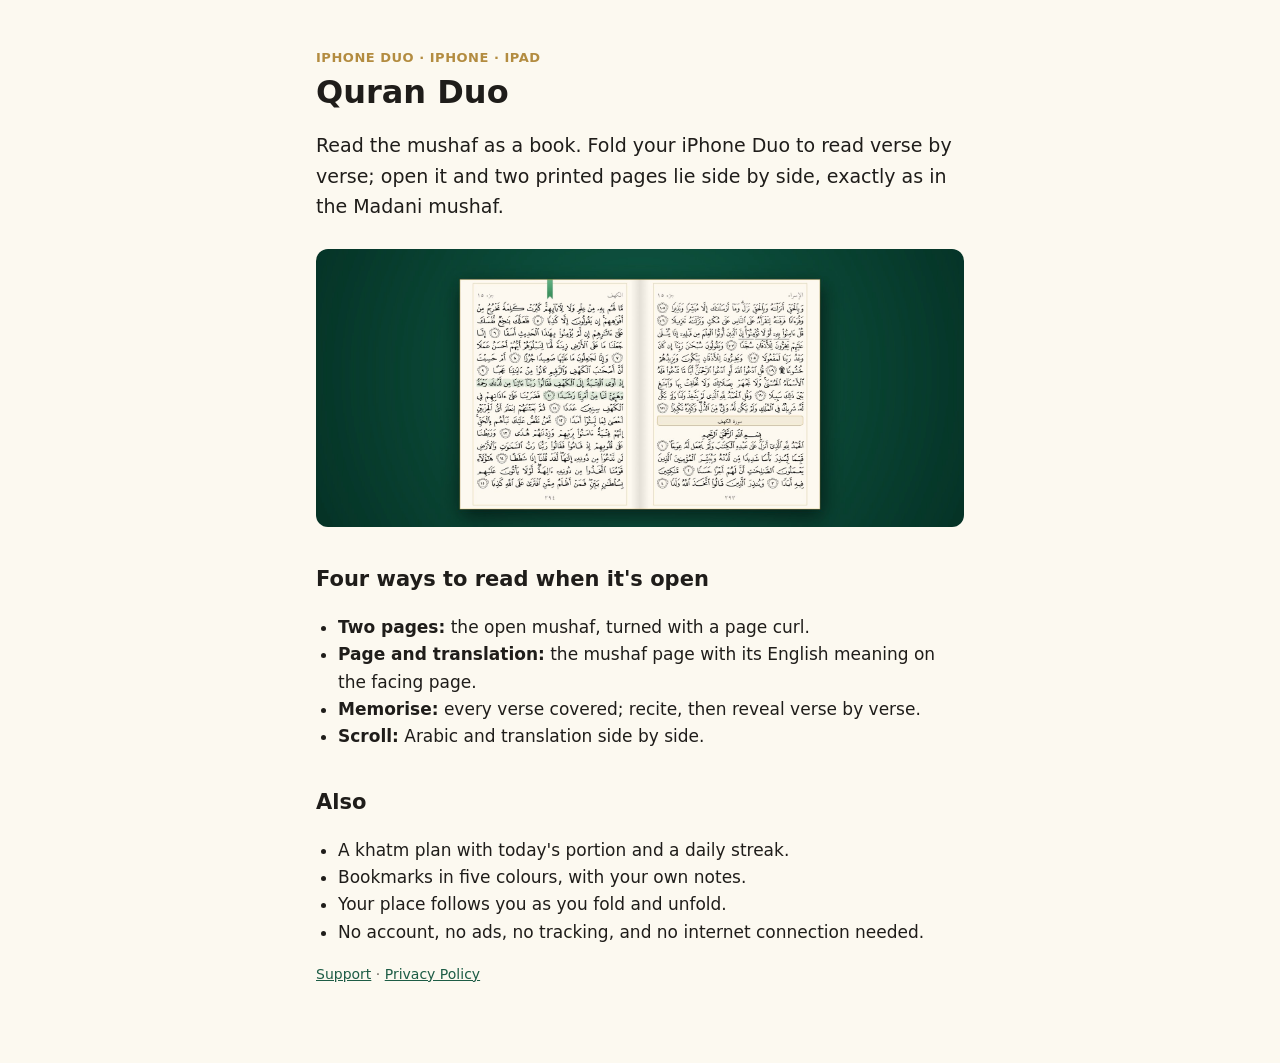
<file: index.html>
<!doctype html>
<html lang="en">
<head>
<meta charset="utf-8">
<meta name="viewport" content="width=device-width, initial-scale=1">
<title>Quran Duo</title>
<meta name="description" content="A calm Quran reader for iPhone Duo: the Madani mushaf as an open book, translation beside every page, verse-by-verse memorising and a daily khatm plan.">
<link rel="stylesheet" href="style.css">
</head>
<body>
<main>
  <p class="app">iPhone Duo · iPhone · iPad</p>
  <h1>Quran Duo</h1>
  <p class="lead">Read the mushaf as a book. Fold your iPhone Duo to read verse by verse; open it and two printed pages lie side by side, exactly as in the Madani mushaf.</p>

  <img class="hero" src="header.jpg" width="1920" height="823"
       alt="Two pages of the Madani mushaf, Surah Al-Kahf, open side by side">

  <h2>Four ways to read when it's open</h2>
  <ul>
    <li><strong>Two pages:</strong> the open mushaf, turned with a page curl.</li>
    <li><strong>Page and translation:</strong> the mushaf page with its English meaning on the facing page.</li>
    <li><strong>Memorise:</strong> every verse covered; recite, then reveal verse by verse.</li>
    <li><strong>Scroll:</strong> Arabic and translation side by side.</li>
  </ul>

  <h2>Also</h2>
  <ul>
    <li>A khatm plan with today's portion and a daily streak.</li>
    <li>Bookmarks in five colours, with your own notes.</li>
    <li>Your place follows you as you fold and unfold.</li>
    <li>No account, no ads, no tracking, and no internet connection needed.</li>
  </ul>

  <p class="meta"><a href="support.html">Support</a> · <a href="privacy.html">Privacy Policy</a></p>
</main>
</body>
</html>
</file>
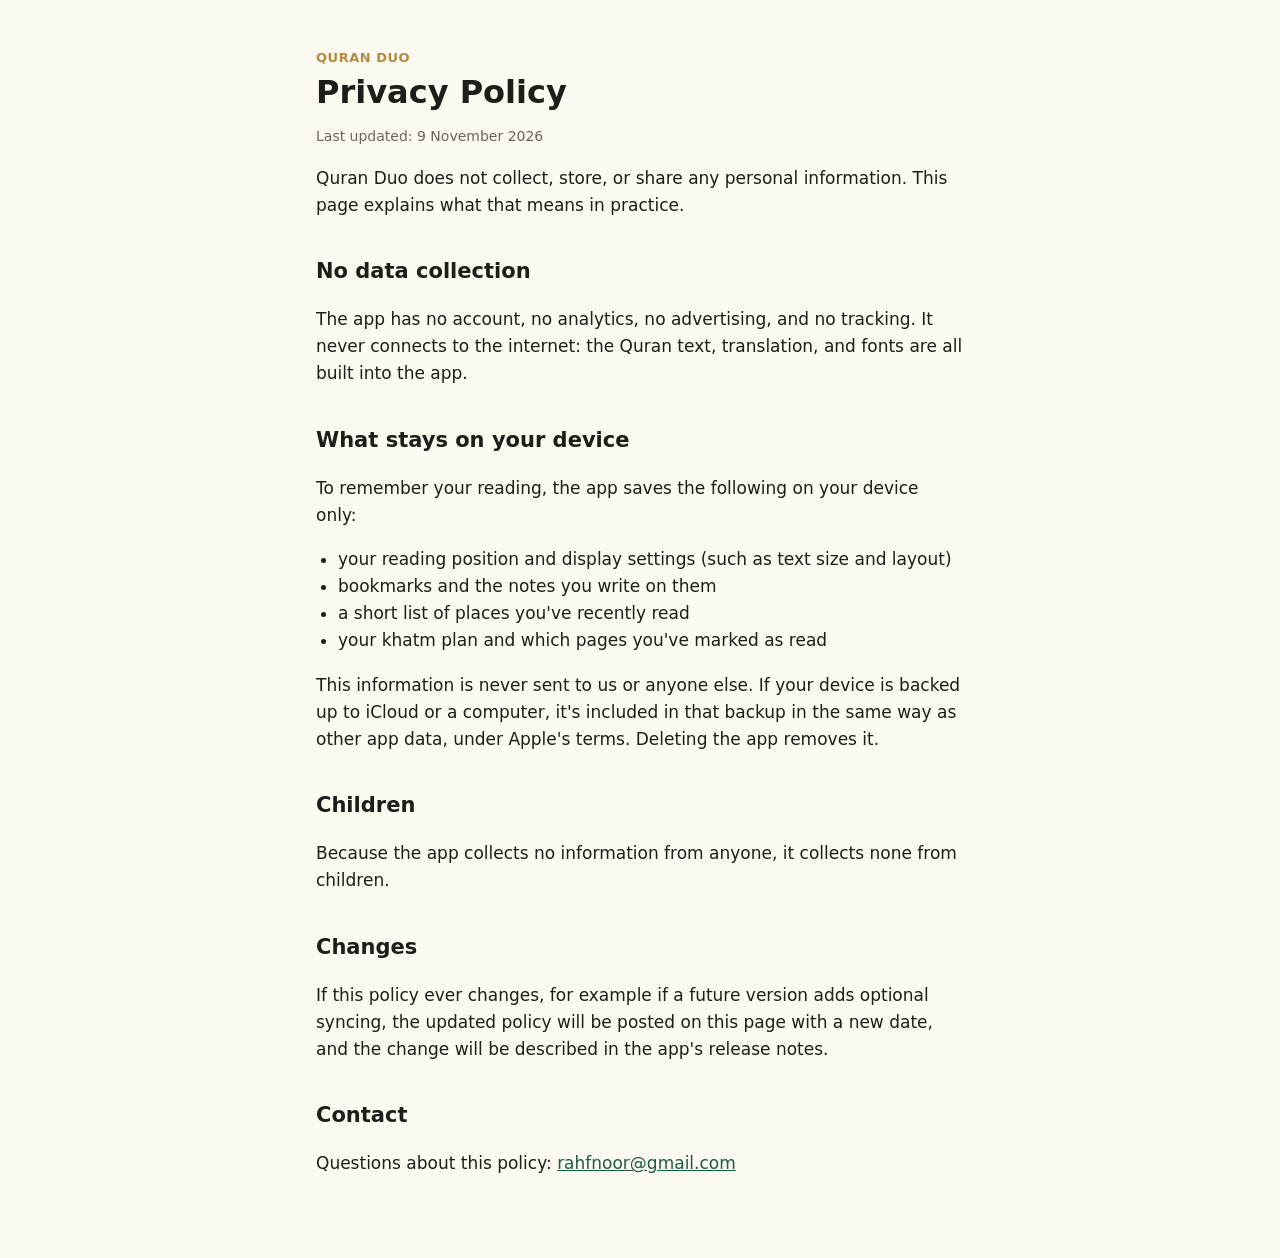
<file: privacy.html>
<!doctype html>
<html lang="en">
<head>
<meta charset="utf-8">
<meta name="viewport" content="width=device-width, initial-scale=1">
<title>Quran Duo Privacy Policy</title>
<link rel="stylesheet" href="style.css">
</head>
<body>
<main>
  <p class="app">Quran Duo</p>
  <h1>Privacy Policy</h1>
  <p class="meta">Last updated: 9 November 2026</p>

  <p>Quran Duo does not collect, store, or share any personal information. This page explains what that means in practice.</p>

  <h2>No data collection</h2>
  <p>The app has no account, no analytics, no advertising, and no tracking. It never connects to the internet: the Quran text, translation, and fonts are all built into the app.</p>

  <h2>What stays on your device</h2>
  <p>To remember your reading, the app saves the following on your device only:</p>
  <ul>
    <li>your reading position and display settings (such as text size and layout)</li>
    <li>bookmarks and the notes you write on them</li>
    <li>a short list of places you've recently read</li>
    <li>your khatm plan and which pages you've marked as read</li>
  </ul>
  <p>This information is never sent to us or anyone else. If your device is backed up to iCloud or a computer, it's included in that backup in the same way as other app data, under Apple's terms. Deleting the app removes it.</p>

  <h2>Children</h2>
  <p>Because the app collects no information from anyone, it collects none from children.</p>

  <h2>Changes</h2>
  <p>If this policy ever changes, for example if a future version adds optional syncing, the updated policy will be posted on this page with a new date, and the change will be described in the app's release notes.</p>

  <h2>Contact</h2>
  <p>Questions about this policy: <a href="mailto:rahfnoor@gmail.com">rahfnoor@gmail.com</a></p>
</main>
</body>
</html>
</file>
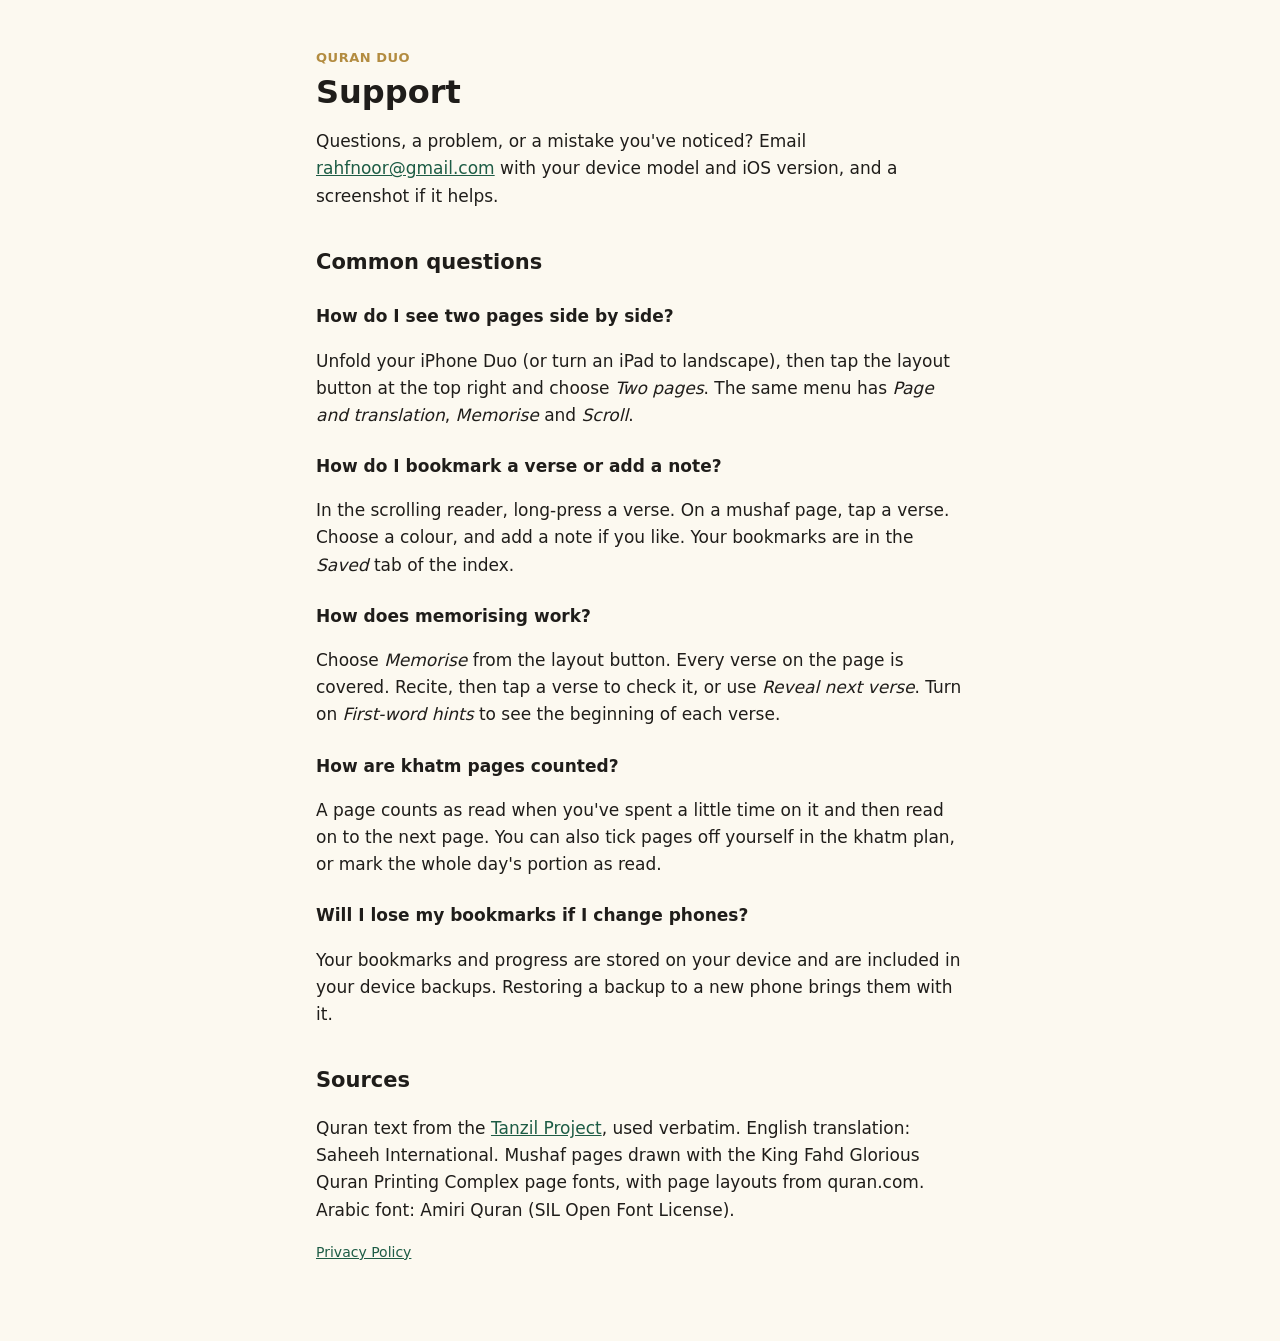
<file: support.html>
<!doctype html>
<html lang="en">
<head>
<meta charset="utf-8">
<meta name="viewport" content="width=device-width, initial-scale=1">
<title>Quran Duo Support</title>
<link rel="stylesheet" href="style.css">
</head>
<body>
<main>
  <p class="app">Quran Duo</p>
  <h1>Support</h1>
  <p>Questions, a problem, or a mistake you've noticed? Email <a href="mailto:rahfnoor@gmail.com">rahfnoor@gmail.com</a> with your device model and iOS version, and a screenshot if it helps.</p>

  <h2>Common questions</h2>

  <h3>How do I see two pages side by side?</h3>
  <p>Unfold your iPhone Duo (or turn an iPad to landscape), then tap the layout button at the top right and choose <em>Two pages</em>. The same menu has <em>Page and translation</em>, <em>Memorise</em> and <em>Scroll</em>.</p>

  <h3>How do I bookmark a verse or add a note?</h3>
  <p>In the scrolling reader, long-press a verse. On a mushaf page, tap a verse. Choose a colour, and add a note if you like. Your bookmarks are in the <em>Saved</em> tab of the index.</p>

  <h3>How does memorising work?</h3>
  <p>Choose <em>Memorise</em> from the layout button. Every verse on the page is covered. Recite, then tap a verse to check it, or use <em>Reveal next verse</em>. Turn on <em>First-word hints</em> to see the beginning of each verse.</p>

  <h3>How are khatm pages counted?</h3>
  <p>A page counts as read when you've spent a little time on it and then read on to the next page. You can also tick pages off yourself in the khatm plan, or mark the whole day's portion as read.</p>

  <h3>Will I lose my bookmarks if I change phones?</h3>
  <p>Your bookmarks and progress are stored on your device and are included in your device backups. Restoring a backup to a new phone brings them with it.</p>

  <h2>Sources</h2>
  <p>Quran text from the <a href="https://tanzil.net">Tanzil Project</a>, used verbatim. English translation: Saheeh International. Mushaf pages drawn with the King Fahd Glorious Quran Printing Complex page fonts, with page layouts from quran.com. Arabic font: Amiri Quran (SIL Open Font License).</p>

  <p class="meta"><a href="privacy.html">Privacy Policy</a></p>
</main>
</body>
</html>
</file>
<file: style.css>
:root {
  --paper: #fcf9f0;
  --ink: #1f1d1a;
  --muted: #6b665c;
  --accent: #1d5c45;
  --rule: #b38c40;
}
@media (prefers-color-scheme: dark) {
  :root {
    --paper: #1c1c1a;
    --ink: #ece8df;
    --muted: #a39d90;
    --accent: #7fc4a6;
  }
}
* { box-sizing: border-box; }
body {
  margin: 0;
  background: var(--paper);
  color: var(--ink);
  font: 17px/1.6 -apple-system, BlinkMacSystemFont, "Segoe UI", system-ui, sans-serif;
}
main { max-width: 680px; margin: 0 auto; padding: 48px 16px 64px; }
.app {
  margin: 0;
  color: var(--rule);
  font-weight: 600;
  letter-spacing: 0.04em;
  text-transform: uppercase;
  font-size: 13px;
}
h1 { margin: 4px 0 8px; font-size: 32px; line-height: 1.2; }
h2 { margin-top: 36px; font-size: 21px; }
h3 { margin: 24px 0 4px; font-size: 17px; }
.meta { color: var(--muted); font-size: 14px; }
a { color: var(--accent); }
ul { padding-left: 22px; }
.lead { font-size: 19px; }
.hero {
  display: block;
  width: 100%;
  height: auto;
  margin: 28px 0 8px;
  border-radius: 12px;
}
</file>
